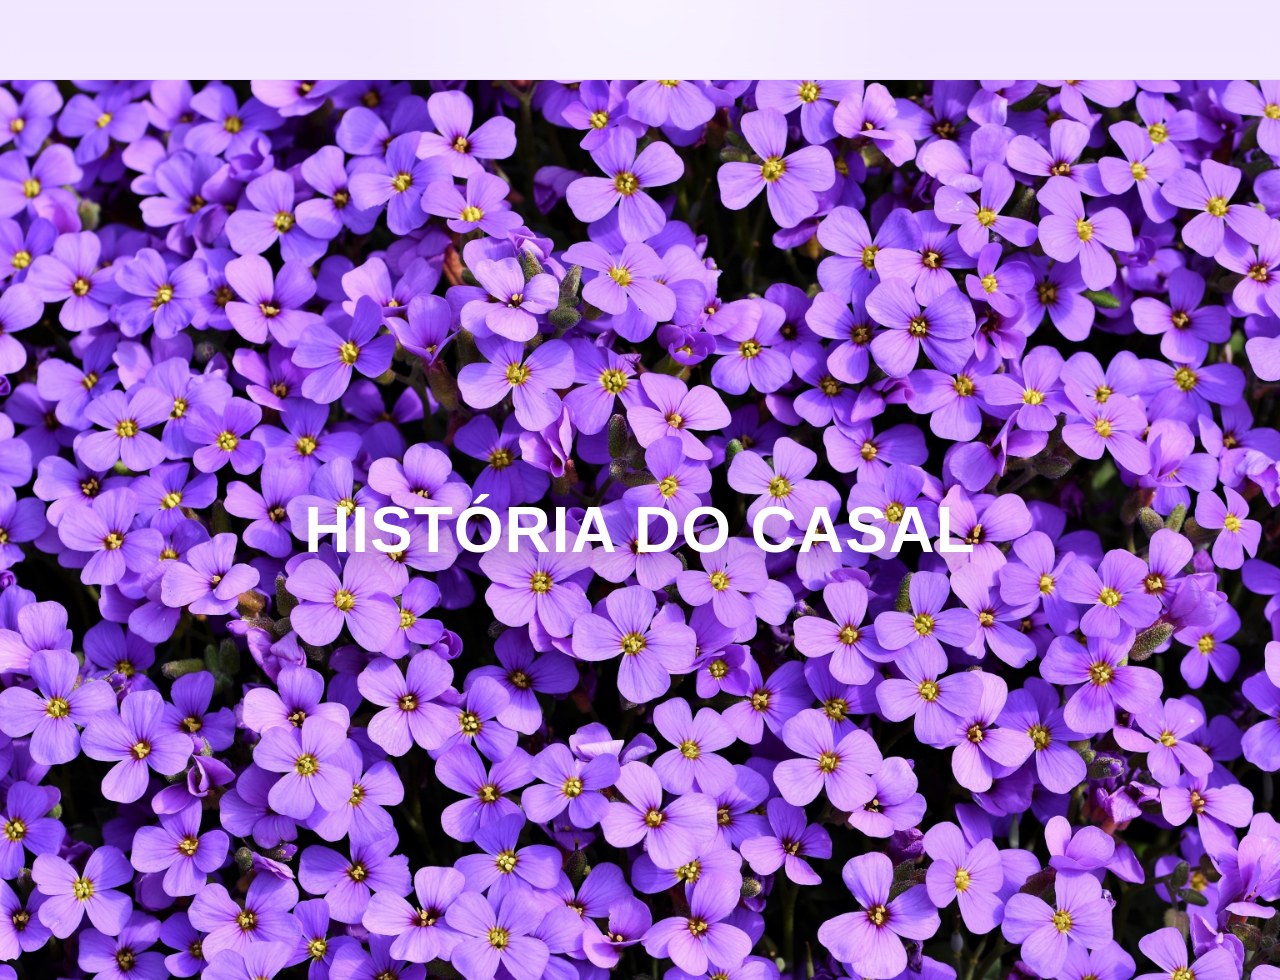
<file: index.html>
<!DOCTYPE html>
<html lang="pt-BR">
  <head>
    <meta charset="UTF-8" />
    <meta name="viewport" content="width=device-width, initial-scale=1.0" />
    <title>História do Casal</title>
    <link rel="stylesheet" href="tittle.css" />
    <link rel="stylesheet" href="album.css" />
  </head>
  <body class="no-header-text">
    <header class="album-header">
      <div class="header-inner">
        <a class="header-back" href="#">←</a>
        <h1> </h1>
      </div>
    </header>
    <main class="main-content">
      <section class="concept concept-four">
        <h1><a href="historia.html">História do Casal</a></h1>
      </section>
    </main>


  </body>
</html>
</file>
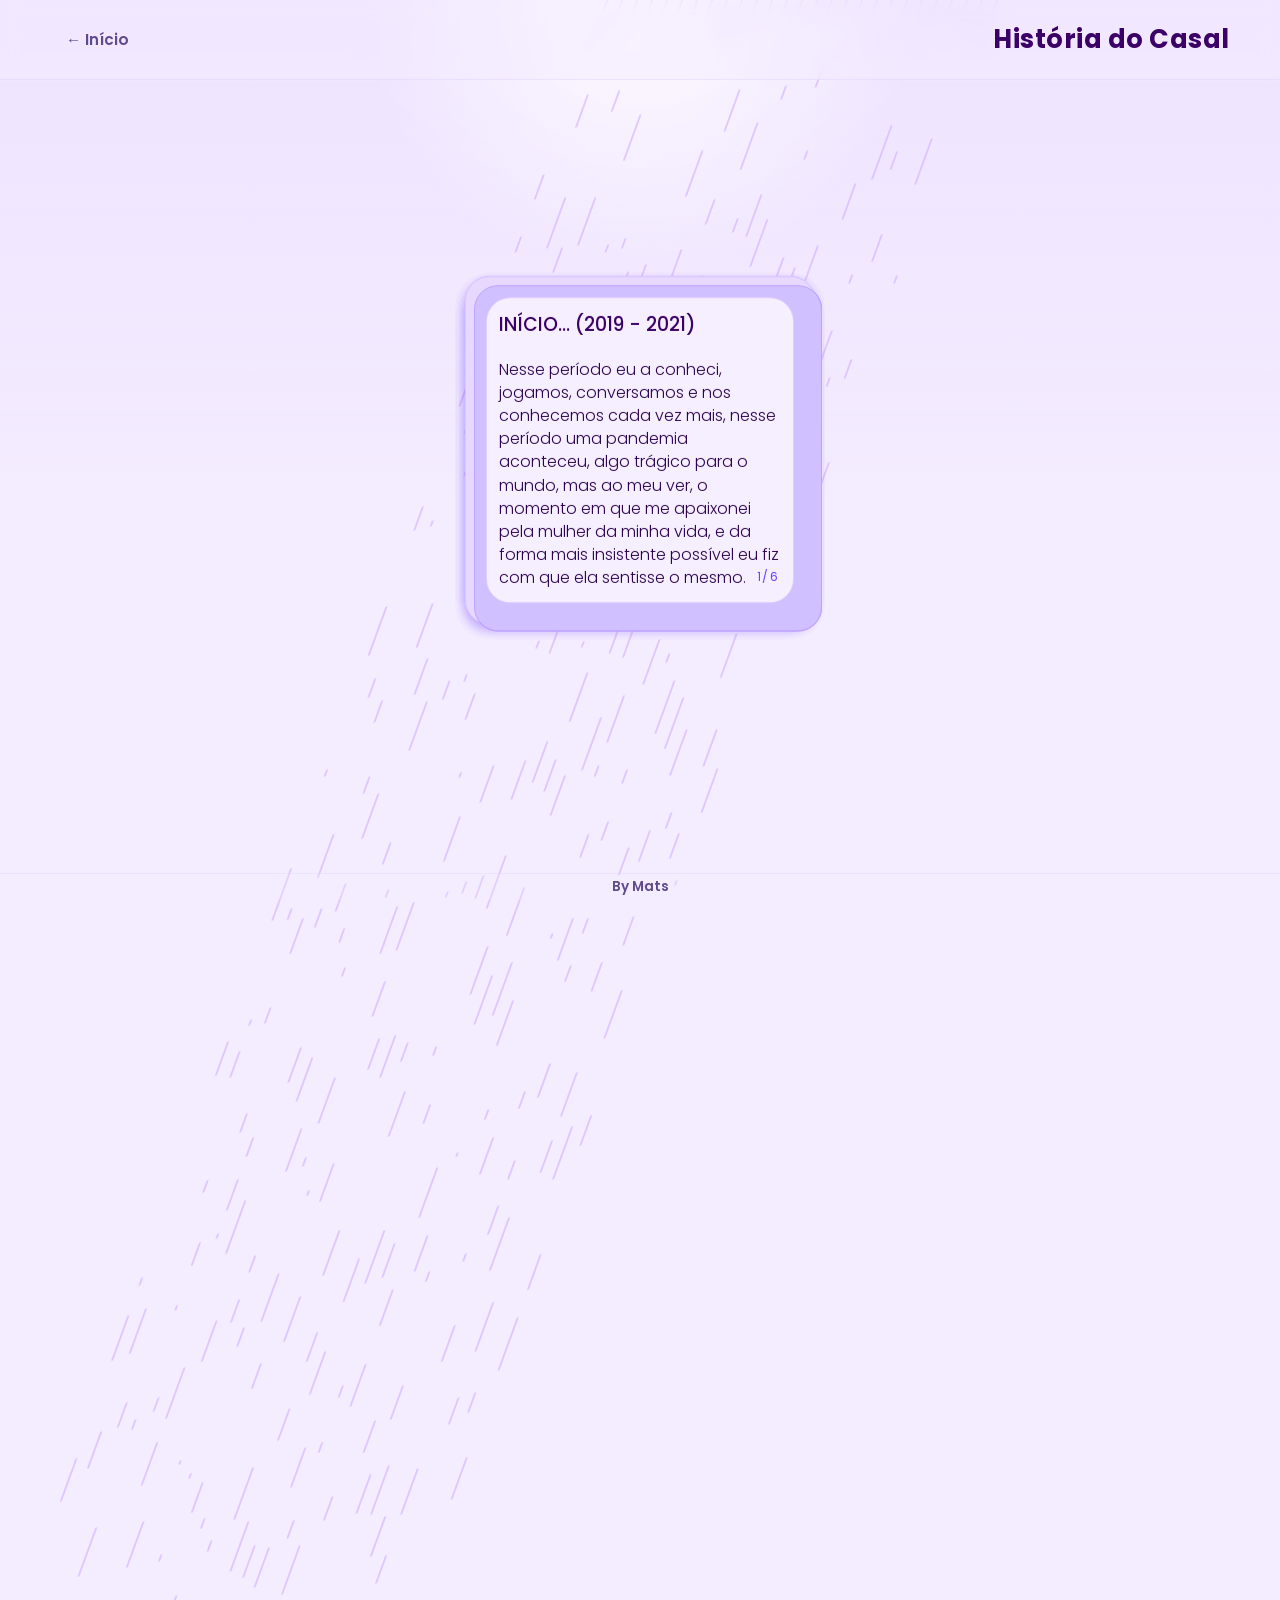
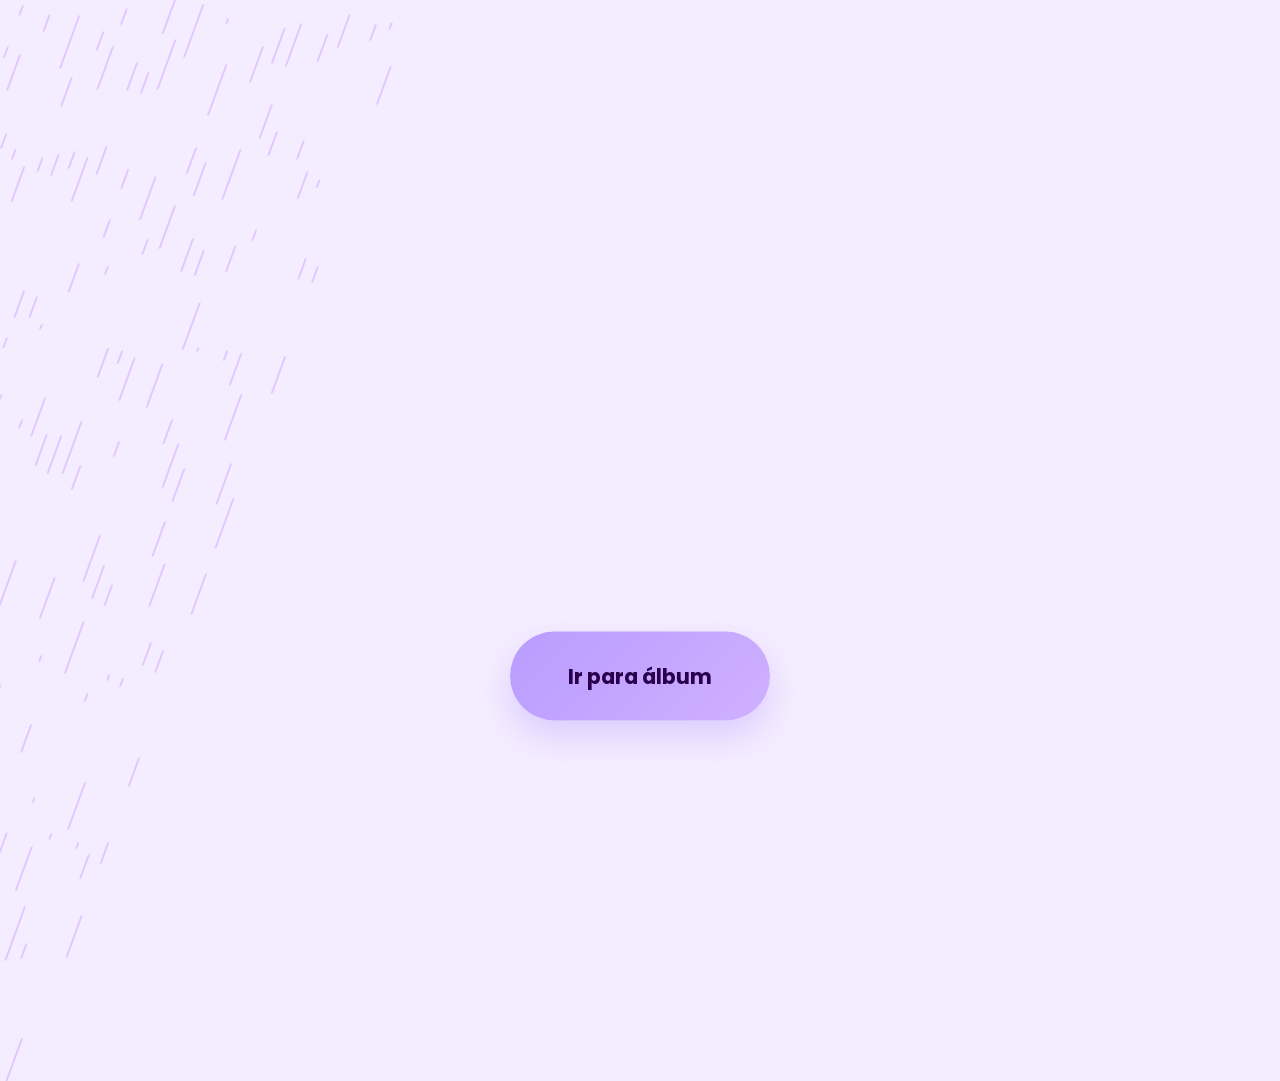
<file: historia.html>
<!DOCTYPE html>
<html lang="pt-BR">
  <head>
    <meta charset="UTF-8" />
    <meta name="viewport" content="width=device-width, initial-scale=1.0" />
    <link rel="stylesheet" href="historia.css" />
    <link rel="stylesheet" href="album.css" />
  </head>
  <body>
      <header class="album-header">
         <div class="header-inner">
            <a href="tittle.html" class="header-back">← Início</a>
            <h1>História do Casal</h1>
         </div>
      </header>
      <div style="height:20vh;"></div>
<div class="stack-cards-container">
   <!-- SVG background -->
   <div class="s__rays">
      <a-rays data-angle="90" data-velocity="1" class="">
         <svg class="a__scene" width="395px" height="3118px">
            <g class="">
               <path stroke="#00F8F1" d="M 1,0 L 1,51 M 1,175 L 1,199 M 1,237 L 1,252 M 1,298 L 1,325 M 1,382 L 1,406 M 1,507 L 1,530 M 1,607 L 1,655 M 1,770 L 1,776 M 1,869 L 1,920 M 1,1042 L 1,1075 M 1,1278 L 1,1285 M 1,1316 L 1,1360 M 1,1459 L 1,1501 M 1,1606 L 1,1615 M 1,1647 L 1,1657 M 1,1685 L 1,1736 M 1,1889 L 1,1897 M 1,2105 L 1,2120 M 1,2266 L 1,2280 M 1,2420 L 1,2452 M 1,2645 L 1,2659 M 1,2705 L 1,2729 M 1,2940 L 1,2943 M 1,3112 L 1,3118 M 1,3118 L 1,3169 M 1,3293 L 1,3317 M 1,3355 L 1,3370 M 1,3416 L 1,3443 M 1,3500 L 1,3524 M 1,3625 L 1,3648 M 1,3725 L 1,3773 M 1,3888 L 1,3894 M 1,3987 L 1,4038 M 1,4160 L 1,4193 M 1,4396 L 1,4403 M 1,4434 L 1,4478 M 1,4577 L 1,4619 M 1,4724 L 1,4733 M 1,4765 L 1,4775 M 1,4803 L 1,4854 M 1,5007 L 1,5015 M 1,5223 L 1,5238 M 1,5384 L 1,5398 M 1,5538 L 1,5570 M 1,5763 L 1,5777 M 1,5823 L 1,5847 M 1,6058 L 1,6061 M 1,6230 L 1,6236 M 1, 3118 z" style="--duration: 85.67743941235354s;"></path>
               <path stroke="#FFBD1E" d="M 16,0 L 16,34 M 16,95 L 16,127 M 16,355 L 16,361 M 16,390 L 16,433 M 16,521 L 16,526 M 16,679 L 16,697 M 16,909 L 16,919 M 16,1020 L 16,1025 M 16,1052 L 16,1077 M 16,1309 L 16,1353 M 16,1432 L 16,1468 M 16,1655 L 16,1690 M 16,1783 L 16,1821 M 16,2015 L 16,2030 M 16,2109 L 16,2159 M 16,2298 L 16,2333 M 16,2410 L 16,2460 M 16,2624 L 16,2663 M 16,2821 L 16,2830 M 16,3050 L 16,3094 M 16,3118 L 16,3152 M 16,3213 L 16,3245 M 16,3473 L 16,3479 M 16,3508 L 16,3551 M 16,3639 L 16,3644 M 16,3797 L 16,3815 M 16,4027 L 16,4037 M 16,4138 L 16,4143 M 16,4170 L 16,4195 M 16,4427 L 16,4471 M 16,4550 L 16,4586 M 16,4773 L 16,4808 M 16,4901 L 16,4939 M 16,5133 L 16,5148 M 16,5227 L 16,5277 M 16,5416 L 16,5451 M 16,5528 L 16,5578 M 16,5742 L 16,5781 M 16,5939 L 16,5948 M 16,6168 L 16,6212 M 16, 3118 z" style="--duration: 64.34628364811667s;"></path>
               <path stroke="#FE848F" d="M 31,0 L 31,32 M 31,198 L 31,248 M 31,470 L 31,475 M 31,701 L 31,722 M 31,835 L 31,877 M 31,919 L 31,953 M 31,1008 L 31,1023 M 31,1181 L 31,1192 M 31,1403 L 31,1427 M 31,1615 L 31,1631 M 31,1734 L 31,1748 M 31,1893 L 31,1930 M 31,2075 L 31,2127 M 31,2226 L 31,2265 M 31,2451 L 31,2504 M 31,2671 L 31,2718 M 31,2753 L 31,2767 M 31,2952 L 31,2958 M 31,3118 L 31,3150 M 31,3316 L 31,3366 M 31,3588 L 31,3593 M 31,3819 L 31,3840 M 31,3953 L 31,3995 M 31,4037 L 31,4071 M 31,4126 L 31,4141 M 31,4299 L 31,4310 M 31,4521 L 31,4545 M 31,4733 L 31,4749 M 31,4852 L 31,4866 M 31,5011 L 31,5048 M 31,5193 L 31,5245 M 31,5344 L 31,5383 M 31,5569 L 31,5622 M 31,5789 L 31,5836 M 31,5871 L 31,5885 M 31,6070 L 31,6076 M 31, 3118 z" style="--duration: 58.30194629595387s;"></path>
               <path stroke="#FFBD1E" d="M 46,0 L 46,17 M 46,91 L 46,111 M 46,248 L 46,272 M 46,486 L 46,499 M 46,604 L 46,647 M 46,777 L 46,793 M 46,909 L 46,927 M 46,1114 L 46,1132 M 46,1243 L 46,1265 M 46,1306 L 46,1310 M 46,1420 L 46,1429 M 46,1528 L 46,1576 M 46,1750 L 46,1759 M 46,1887 L 46,1912 M 46,2003 L 46,2016 M 46,2132 L 46,2181 M 46,2211 L 46,2246 M 46,2335 L 46,2380 M 46,2464 L 46,2470 M 46,2517 L 46,2557 M 46,2620 L 46,2667 M 46,2833 L 46,2858 M 46,3024 L 46,3071 M 46,3118 L 46,3135 M 46,3209 L 46,3229 M 46,3366 L 46,3390 M 46,3604 L 46,3617 M 46,3722 L 46,3765 M 46,3895 L 46,3911 M 46,4027 L 46,4045 M 46,4232 L 46,4250 M 46,4361 L 46,4383 M 46,4424 L 46,4428 M 46,4538 L 46,4547 M 46,4646 L 46,4694 M 46,4868 L 46,4877 M 46,5005 L 46,5030 M 46,5121 L 46,5134 M 46,5250 L 46,5299 M 46,5329 L 46,5364 M 46,5453 L 46,5498 M 46,5582 L 46,5588 M 46,5635 L 46,5675 M 46,5738 L 46,5785 M 46,5951 L 46,5976 M 46,6142 L 46,6189 M 46, 3118 z" style="--duration: 32.70384304410897s;"></path>
               <path stroke="#00F8F1" d="M 61,0 L 61,42 M 61,198 L 61,245 M 61,453 L 61,476 M 61,659 L 61,694 M 61,794 L 61,838 M 61,884 L 61,911 M 61,1138 L 61,1156 M 61,1180 L 61,1210 M 61,1234 L 61,1238 M 61,1398 L 61,1411 M 61,1616 L 61,1668 M 61,1767 L 61,1801 M 61,1941 L 61,1979 M 61,2112 L 61,2140 M 61,2267 L 61,2315 M 61,2424 L 61,2451 M 61,2640 L 61,2648 M 61,2753 L 61,2774 M 61,2857 L 61,2897 M 61,3112 L 61,3118 M 61,3118 L 61,3160 M 61,3316 L 61,3363 M 61,3571 L 61,3594 M 61,3777 L 61,3812 M 61,3912 L 61,3956 M 61,4002 L 61,4029 M 61,4256 L 61,4274 M 61,4298 L 61,4328 M 61,4352 L 61,4356 M 61,4516 L 61,4529 M 61,4734 L 61,4786 M 61,4885 L 61,4919 M 61,5059 L 61,5097 M 61,5230 L 61,5258 M 61,5385 L 61,5433 M 61,5542 L 61,5569 M 61,5758 L 61,5766 M 61,5871 L 61,5892 M 61,5975 L 61,6015 M 61,6230 L 61,6236 M 61, 3118 z" style="--duration: 69.75498791039793s;"></path>
               <path stroke="#FFBD1E" d="M 76,0 L 76,15 M 76,115 L 76,160 M 76,291 L 76,321 M 76,384 L 76,411 M 76,436 L 76,484 M 76,702 L 76,750 M 76,929 L 76,942 M 76,1048 L 76,1082 M 76,1201 L 76,1253 M 76,1368 L 76,1418 M 76,1443 L 76,1485 M 76,1678 L 76,1706 M 76,1758 L 76,1771 M 76,1903 L 76,1908 M 76,2035 L 76,2048 M 76,2280 L 76,2284 M 76,2456 L 76,2486 M 76,2672 L 76,2695 M 76,2718 L 76,2732 M 76,2965 L 76,3016 M 76,3078 L 76,3104 M 76,3118 L 76,3133 M 76,3233 L 76,3278 M 76,3409 L 76,3439 M 76,3502 L 76,3529 M 76,3554 L 76,3602 M 76,3820 L 76,3868 M 76,4047 L 76,4060 M 76,4166 L 76,4200 M 76,4319 L 76,4371 M 76,4486 L 76,4536 M 76,4561 L 76,4603 M 76,4796 L 76,4824 M 76,4876 L 76,4889 M 76,5021 L 76,5026 M 76,5153 L 76,5166 M 76,5398 L 76,5402 M 76,5574 L 76,5604 M 76,5790 L 76,5813 M 76,5836 L 76,5850 M 76,6083 L 76,6134 M 76,6196 L 76,6222 M 76, 3118 z" style="--duration: 59.94659076158243s;"></path>
               <path stroke="#FFBD1E" d="M 91,0 L 91,17 M 91,245 L 91,252 M 91,356 L 91,375 M 91,398 L 91,415 M 91,501 L 91,526 M 91,681 L 91,699 M 91,843 L 91,864 M 91,968 L 91,976 M 91,1058 L 91,1101 M 91,1321 L 91,1361 M 91,1522 L 91,1567 M 91,1632 L 91,1650 M 91,1755 L 91,1775 M 91,1960 L 91,1988 M 91,2218 L 91,2270 M 91,2420 L 91,2463 M 91,2647 L 91,2689 M 91,2886 L 91,2889 M 91,3095 L 91,3118 M 91,3118 L 91,3135 M 91,3363 L 91,3370 M 91,3474 L 91,3493 M 91,3516 L 91,3533 M 91,3619 L 91,3644 M 91,3799 L 91,3817 M 91,3961 L 91,3982 M 91,4086 L 91,4094 M 91,4176 L 91,4219 M 91,4439 L 91,4479 M 91,4640 L 91,4685 M 91,4750 L 91,4768 M 91,4873 L 91,4893 M 91,5078 L 91,5106 M 91,5336 L 91,5388 M 91,5538 L 91,5581 M 91,5765 L 91,5807 M 91,6004 L 91,6007 M 91,6213 L 91,6236 M 91, 3118 z" style="--duration: 35.43426312704942s;"></path>
               <path stroke="#FE848F" d="M 106,0 L 106,15 M 106,239 L 106,248 M 106,473 L 106,483 M 106,675 L 106,681 M 106,890 L 106,897 M 106,1129 L 106,1171 M 106,1256 L 106,1272 M 106,1300 L 106,1322 M 106,1461 L 106,1464 M 106,1609 L 106,1624 M 106,1647 L 106,1689 M 106,1752 L 106,1768 M 106,1891 L 106,1917 M 106,1938 L 106,1947 M 106,2142 L 106,2163 M 106,2241 L 106,2284 M 106,2444 L 106,2472 M 106,2643 L 106,2679 M 106,2800 L 106,2836 M 106,2975 L 106,3026 M 106,3118 L 106,3133 M 106,3357 L 106,3366 M 106,3591 L 106,3601 M 106,3793 L 106,3799 M 106,4008 L 106,4015 M 106,4247 L 106,4289 M 106,4374 L 106,4390 M 106,4418 L 106,4440 M 106,4579 L 106,4582 M 106,4727 L 106,4742 M 106,4765 L 106,4807 M 106,4870 L 106,4886 M 106,5009 L 106,5035 M 106,5056 L 106,5065 M 106,5260 L 106,5281 M 106,5359 L 106,5402 M 106,5562 L 106,5590 M 106,5761 L 106,5797 M 106,5918 L 106,5954 M 106,6093 L 106,6144 M 106, 3118 z" style="--duration: 90.4581905002287s;"></path>
               <path stroke="#FE848F" d="M 121,0 L 121,38 M 121,272 L 121,316 M 121,424 L 121,428 M 121,453 L 121,462 M 121,605 L 121,611 M 121,694 L 121,719 M 121,907 L 121,953 M 121,1078 L 121,1123 M 121,1158 L 121,1166 M 121,1328 L 121,1346 M 121,1474 L 121,1478 M 121,1555 L 121,1561 M 121,1758 L 121,1801 M 121,1897 L 121,1917 M 121,1995 L 121,1999 M 121,2162 L 121,2197 M 121,2314 L 121,2351 M 121,2462 L 121,2488 M 121,2629 L 121,2640 M 121,2869 L 121,2920 M 121,3110 L 121,3118 M 121,3118 L 121,3156 M 121,3390 L 121,3434 M 121,3542 L 121,3546 M 121,3571 L 121,3580 M 121,3723 L 121,3729 M 121,3812 L 121,3837 M 121,4025 L 121,4071 M 121,4196 L 121,4241 M 121,4276 L 121,4284 M 121,4446 L 121,4464 M 121,4592 L 121,4596 M 121,4673 L 121,4679 M 121,4876 L 121,4919 M 121,5015 L 121,5035 M 121,5113 L 121,5117 M 121,5280 L 121,5315 M 121,5432 L 121,5469 M 121,5580 L 121,5606 M 121,5747 L 121,5758 M 121,5987 L 121,6038 M 121,6228 L 121,6236 M 121, 3118 z" style="--duration: 81.24239391030733s;"></path>
               <path stroke="#00F8F1" d="M 136,0 L 136,45 M 136,265 L 136,294 M 136,502 L 136,519 M 136,553 L 136,598 M 136,773 L 136,777 M 136,903 L 136,950 M 136,982 L 136,1016 M 136,1191 L 136,1195 M 136,1274 L 136,1321 M 136,1483 L 136,1512 M 136,1663 L 136,1690 M 136,1747 L 136,1774 M 136,1925 L 136,1929 M 136,2104 L 136,2116 M 136,2323 L 136,2341 M 136,2441 L 136,2465 M 136,2651 L 136,2672 M 136,2885 L 136,2902 M 136,3118 L 136,3163 M 136,3383 L 136,3412 M 136,3620 L 136,3637 M 136,3671 L 136,3716 M 136,3891 L 136,3895 M 136,4021 L 136,4068 M 136,4100 L 136,4134 M 136,4309 L 136,4313 M 136,4392 L 136,4439 M 136,4601 L 136,4630 M 136,4781 L 136,4808 M 136,4865 L 136,4892 M 136,5043 L 136,5047 M 136,5222 L 136,5234 M 136,5441 L 136,5459 M 136,5559 L 136,5583 M 136,5769 L 136,5790 M 136,6003 L 136,6020 M 136, 3118 z" style="--duration: 40.21312002421023s;"></path>
               <path stroke="#FFBD1E" d="M 151,0 L 151,31 M 151,151 L 151,196 M 151,336 L 151,358 M 151,490 L 151,510 M 151,584 L 151,592 M 151,817 L 151,861 M 151,1039 L 151,1069 M 151,1164 L 151,1201 M 151,1364 L 151,1388 M 151,1519 L 151,1528 M 151,1596 L 151,1633 M 151,1673 L 151,1693 M 151,1864 L 151,1892 M 151,2020 L 151,2028 M 151,2229 L 151,2268 M 151,2501 L 151,2509 M 151,2538 L 151,2542 M 151,2605 L 151,2647 M 151,2688 L 151,2697 M 151,2724 L 151,2753 M 151,2784 L 151,2791 M 151,2853 L 151,2874 M 151,2936 L 151,2983 M 151,3118 L 151,3149 M 151,3269 L 151,3314 M 151,3454 L 151,3476 M 151,3608 L 151,3628 M 151,3702 L 151,3710 M 151,3935 L 151,3979 M 151,4157 L 151,4187 M 151,4282 L 151,4319 M 151,4482 L 151,4506 M 151,4637 L 151,4646 M 151,4714 L 151,4751 M 151,4791 L 151,4811 M 151,4982 L 151,5010 M 151,5138 L 151,5146 M 151,5347 L 151,5386 M 151,5619 L 151,5627 M 151,5656 L 151,5660 M 151,5723 L 151,5765 M 151,5806 L 151,5815 M 151,5842 L 151,5871 M 151,5902 L 151,5909 M 151,5971 L 151,5992 M 151,6054 L 151,6101 M 151, 3118 z" style="--duration: 86.91430156951128s;"></path>
               <path stroke="#00F8F1" d="M 166,0 L 166,21 M 166,90 L 166,131 M 166,250 L 166,292 M 166,314 L 166,334 M 166,417 L 166,454 M 166,641 L 166,648 M 166,766 L 166,802 M 166,892 L 166,897 M 166,1036 L 166,1077 M 166,1297 L 166,1341 M 166,1541 L 166,1551 M 166,1640 L 166,1689 M 166,1770 L 166,1788 M 166,1820 L 166,1837 M 166,1998 L 166,2036 M 166,2188 L 166,2198 M 166,2409 L 166,2436 M 166,2536 L 166,2552 M 166,2666 L 166,2675 M 166,2841 L 166,2861 M 166,3095 L 166,3111 M 166,3118 L 166,3139 M 166,3208 L 166,3249 M 166,3368 L 166,3410 M 166,3432 L 166,3452 M 166,3535 L 166,3572 M 166,3759 L 166,3766 M 166,3884 L 166,3920 M 166,4010 L 166,4015 M 166,4154 L 166,4195 M 166,4415 L 166,4459 M 166,4659 L 166,4669 M 166,4758 L 166,4807 M 166,4888 L 166,4906 M 166,4938 L 166,4955 M 166,5116 L 166,5154 M 166,5306 L 166,5316 M 166,5527 L 166,5554 M 166,5654 L 166,5670 M 166,5784 L 166,5793 M 166,5959 L 166,5979 M 166,6213 L 166,6229 M 166, 3118 z" style="--duration: 37.266962090843556s;"></path>
               <path stroke="#FFBD1E" d="M 181,0 L 181,20 M 181,200 L 181,224 M 181,448 L 181,497 M 181,605 L 181,653 M 181,882 L 181,893 M 181,1043 L 181,1061 M 181,1231 L 181,1275 M 181,1468 L 181,1519 M 181,1605 L 181,1657 M 181,1867 L 181,1874 M 181,2035 L 181,2065 M 181,2296 L 181,2338 M 181,2424 L 181,2449 M 181,2548 L 181,2559 M 181,2584 L 181,2591 M 181,2737 L 181,2780 M 181,2981 L 181,3024 M 181,3078 L 181,3107 M 181,3118 L 181,3138 M 181,3318 L 181,3342 M 181,3566 L 181,3615 M 181,3723 L 181,3771 M 181,4000 L 181,4011 M 181,4161 L 181,4179 M 181,4349 L 181,4393 M 181,4586 L 181,4637 M 181,4723 L 181,4775 M 181,4985 L 181,4992 M 181,5153 L 181,5183 M 181,5414 L 181,5456 M 181,5542 L 181,5567 M 181,5666 L 181,5677 M 181,5702 L 181,5709 M 181,5855 L 181,5898 M 181,6099 L 181,6142 M 181,6196 L 181,6225 M 181, 3118 z" style="--duration: 78.36016548155018s;"></path>
               <path stroke="#00F8F1" d="M 196,0 L 196,22 M 196,123 L 196,169 M 196,276 L 196,312 M 196,410 L 196,447 M 196,600 L 196,628 M 196,761 L 196,799 M 196,876 L 196,898 M 196,1092 L 196,1136 M 196,1333 L 196,1361 M 196,1409 L 196,1440 M 196,1522 L 196,1571 M 196,1777 L 196,1819 M 196,2036 L 196,2073 M 196,2161 L 196,2210 M 196,2266 L 196,2272 M 196,2351 L 196,2398 M 196,2544 L 196,2566 M 196,2700 L 196,2734 M 196,2899 L 196,2921 M 196,3118 L 196,3140 M 196,3241 L 196,3287 M 196,3394 L 196,3430 M 196,3528 L 196,3565 M 196,3718 L 196,3746 M 196,3879 L 196,3917 M 196,3994 L 196,4016 M 196,4210 L 196,4254 M 196,4451 L 196,4479 M 196,4527 L 196,4558 M 196,4640 L 196,4689 M 196,4895 L 196,4937 M 196,5154 L 196,5191 M 196,5279 L 196,5328 M 196,5384 L 196,5390 M 196,5469 L 196,5516 M 196,5662 L 196,5684 M 196,5818 L 196,5852 M 196,6017 L 196,6039 M 196, 3118 z" style="--duration: 34.30285328018056s;"></path>
               <path stroke="#FE848F" d="M 211,0 L 211,25 M 211,86 L 211,99 M 211,219 L 211,232 M 211,422 L 211,462 M 211,642 L 211,647 M 211,742 L 211,782 M 211,856 L 211,908 M 211,1047 L 211,1055 M 211,1259 L 211,1301 M 211,1352 L 211,1394 M 211,1546 L 211,1577 M 211,1619 L 211,1623 M 211,1840 L 211,1854 M 211,1949 L 211,1977 M 211,2022 L 211,2073 M 211,2250 L 211,2286 M 211,2454 L 211,2493 M 211,2523 L 211,2568 M 211,2771 L 211,2811 M 211,2999 L 211,3015 M 211,3118 L 211,3143 M 211,3204 L 211,3217 M 211,3337 L 211,3350 M 211,3540 L 211,3580 M 211,3760 L 211,3765 M 211,3860 L 211,3900 M 211,3974 L 211,4026 M 211,4165 L 211,4173 M 211,4377 L 211,4419 M 211,4470 L 211,4512 M 211,4664 L 211,4695 M 211,4737 L 211,4741 M 211,4958 L 211,4972 M 211,5067 L 211,5095 M 211,5140 L 211,5191 M 211,5368 L 211,5404 M 211,5572 L 211,5611 M 211,5641 L 211,5686 M 211,5889 L 211,5929 M 211,6117 L 211,6133 M 211, 3118 z" style="--duration: 90.71941348280747s;"></path>
               <path stroke="#00F8F1" d="M 226,0 L 226,22 M 226,195 L 226,236 M 226,340 L 226,363 M 226,542 L 226,583 M 226,673 L 226,721 M 226,760 L 226,791 M 226,947 L 226,994 M 226,1105 L 226,1123 M 226,1231 L 226,1283 M 226,1448 L 226,1487 M 226,1548 L 226,1587 M 226,1665 L 226,1715 M 226,1748 L 226,1773 M 226,1806 L 226,1848 M 226,1951 L 226,1963 M 226,2066 L 226,2089 M 226,2286 L 226,2318 M 226,2531 L 226,2552 M 226,2672 L 226,2684 M 226,2897 L 226,2917 M 226,3018 L 226,3053 M 226,3118 L 226,3140 M 226,3313 L 226,3354 M 226,3458 L 226,3481 M 226,3660 L 226,3701 M 226,3791 L 226,3839 M 226,3878 L 226,3909 M 226,4065 L 226,4112 M 226,4223 L 226,4241 M 226,4349 L 226,4401 M 226,4566 L 226,4605 M 226,4666 L 226,4705 M 226,4783 L 226,4833 M 226,4866 L 226,4891 M 226,4924 L 226,4966 M 226,5069 L 226,5081 M 226,5184 L 226,5207 M 226,5404 L 226,5436 M 226,5649 L 226,5670 M 226,5790 L 226,5802 M 226,6015 L 226,6035 M 226,6136 L 226,6171 M 226, 3118 z" style="--duration: 44.65321461963814s;"></path>
               <path stroke="#FFBD1E" d="M 241,0 L 241,16 M 241,63 L 241,87 M 241,220 L 241,266 M 241,365 L 241,412 M 241,619 L 241,653 M 241,776 L 241,815 M 241,888 L 241,935 M 241,976 L 241,1024 M 241,1244 L 241,1277 M 241,1386 L 241,1397 M 241,1443 L 241,1452 M 241,1521 L 241,1538 M 241,1763 L 241,1795 M 241,1958 L 241,2000 M 241,2178 L 241,2218 M 241,2396 L 241,2432 M 241,2486 L 241,2497 M 241,2609 L 241,2636 M 241,2709 L 241,2761 M 241,2810 L 241,2821 M 241,2934 L 241,2941 M 241,3095 L 241,3118 M 241,3118 L 241,3134 M 241,3181 L 241,3205 M 241,3338 L 241,3384 M 241,3483 L 241,3530 M 241,3737 L 241,3771 M 241,3894 L 241,3933 M 241,4006 L 241,4053 M 241,4094 L 241,4142 M 241,4362 L 241,4395 M 241,4504 L 241,4515 M 241,4561 L 241,4570 M 241,4639 L 241,4656 M 241,4881 L 241,4913 M 241,5076 L 241,5118 M 241,5296 L 241,5336 M 241,5514 L 241,5550 M 241,5604 L 241,5615 M 241,5727 L 241,5754 M 241,5827 L 241,5879 M 241,5928 L 241,5939 M 241,6052 L 241,6059 M 241,6213 L 241,6236 M 241, 3118 z" style="--duration: 89.85999504126602s;"></path>
               <path stroke="#00F8F1" d="M 256,0 L 256,16 M 256,47 L 256,56 M 256,151 L 256,159 M 256,361 L 256,404 M 256,629 L 256,657 M 256,718 L 256,770 M 256,963 L 256,1015 M 256,1168 L 256,1217 M 256,1290 L 256,1325 M 256,1365 L 256,1406 M 256,1546 L 256,1594 M 256,1647 L 256,1682 M 256,1839 L 256,1871 M 256,2042 L 256,2056 M 256,2256 L 256,2261 M 256,2399 L 256,2421 M 256,2542 L 256,2577 M 256,2685 L 256,2737 M 256,2957 L 256,3004 M 256,3118 L 256,3134 M 256,3165 L 256,3174 M 256,3269 L 256,3277 M 256,3479 L 256,3522 M 256,3747 L 256,3775 M 256,3836 L 256,3888 M 256,4081 L 256,4133 M 256,4286 L 256,4335 M 256,4408 L 256,4443 M 256,4483 L 256,4524 M 256,4664 L 256,4712 M 256,4765 L 256,4800 M 256,4957 L 256,4989 M 256,5160 L 256,5174 M 256,5374 L 256,5379 M 256,5517 L 256,5539 M 256,5660 L 256,5695 M 256,5803 L 256,5855 M 256,6075 L 256,6122 M 256, 3118 z" style="--duration: 91.7803957812726s;"></path>
               <path stroke="#FE848F" d="M 271,0 L 271,33 M 271,258 L 271,280 M 271,490 L 271,505 M 271,696 L 271,742 M 271,766 L 271,776 M 271,1001 L 271,1045 M 271,1153 L 271,1156 M 271,1236 L 271,1271 M 271,1497 L 271,1520 M 271,1629 L 271,1663 M 271,1750 L 271,1799 M 271,1851 L 271,1875 M 271,1964 L 271,2007 M 271,2136 L 271,2181 M 271,2325 L 271,2352 M 271,2480 L 271,2523 M 271,2664 L 271,2685 M 271,2905 L 271,2953 M 271,3037 L 271,3062 M 271,3118 L 271,3151 M 271,3376 L 271,3398 M 271,3608 L 271,3623 M 271,3814 L 271,3860 M 271,3884 L 271,3894 M 271,4119 L 271,4163 M 271,4271 L 271,4274 M 271,4354 L 271,4389 M 271,4615 L 271,4638 M 271,4747 L 271,4781 M 271,4868 L 271,4917 M 271,4969 L 271,4993 M 271,5082 L 271,5125 M 271,5254 L 271,5299 M 271,5443 L 271,5470 M 271,5598 L 271,5641 M 271,5782 L 271,5803 M 271,6023 L 271,6071 M 271,6155 L 271,6180 M 271, 3118 z" style="--duration: 84.33655819588891s;"></path>
               <path stroke="#00F8F1" d="M 286,0 L 286,5 M 286,33 L 286,52 M 286,268 L 286,288 M 286,358 L 286,409 M 286,640 L 286,684 M 286,835 L 286,857 M 286,934 L 286,938 M 286,1110 L 286,1119 M 286,1272 L 286,1281 M 286,1421 L 286,1452 M 286,1624 L 286,1666 M 286,1705 L 286,1738 M 286,1903 L 286,1949 M 286,2166 L 286,2198 M 286,2222 L 286,2273 M 286,2433 L 286,2463 M 286,2685 L 286,2689 M 286,2806 L 286,2838 M 286,2881 L 286,2926 M 286,3074 L 286,3081 M 286,3118 L 286,3123 M 286,3151 L 286,3170 M 286,3386 L 286,3406 M 286,3476 L 286,3527 M 286,3758 L 286,3802 M 286,3953 L 286,3975 M 286,4052 L 286,4056 M 286,4228 L 286,4237 M 286,4390 L 286,4399 M 286,4539 L 286,4570 M 286,4742 L 286,4784 M 286,4823 L 286,4856 M 286,5021 L 286,5067 M 286,5284 L 286,5316 M 286,5340 L 286,5391 M 286,5551 L 286,5581 M 286,5803 L 286,5807 M 286,5924 L 286,5956 M 286,5999 L 286,6044 M 286,6192 L 286,6199 M 286, 3118 z" style="--duration: 71.14378987170866s;"></path>
               <path stroke="#00F8F1" d="M 301,0 L 301,33 M 301,246 L 301,293 M 301,389 L 301,399 M 301,571 L 301,584 M 301,654 L 301,662 M 301,770 L 301,783 M 301,822 L 301,840 M 301,919 L 301,960 M 301,1138 L 301,1174 M 301,1386 L 301,1419 M 301,1475 L 301,1513 M 301,1732 L 301,1755 M 301,1846 L 301,1871 M 301,1948 L 301,1951 M 301,2020 L 301,2043 M 301,2185 L 301,2205 M 301,2398 L 301,2402 M 301,2607 L 301,2640 M 301,2748 L 301,2755 M 301,2976 L 301,2989 M 301,3118 L 301,3151 M 301,3364 L 301,3411 M 301,3507 L 301,3517 M 301,3689 L 301,3702 M 301,3772 L 301,3780 M 301,3888 L 301,3901 M 301,3940 L 301,3958 M 301,4037 L 301,4078 M 301,4256 L 301,4292 M 301,4504 L 301,4537 M 301,4593 L 301,4631 M 301,4850 L 301,4873 M 301,4964 L 301,4989 M 301,5066 L 301,5069 M 301,5138 L 301,5161 M 301,5303 L 301,5323 M 301,5516 L 301,5520 M 301,5725 L 301,5758 M 301,5866 L 301,5873 M 301,6094 L 301,6107 M 301, 3118 z" style="--duration: 67.14383785359232s;"></path>
               <path stroke="#FE848F" d="M 316,0 L 316,16 M 316,184 L 316,219 M 316,436 L 316,451 M 316,522 L 316,540 M 316,681 L 316,733 M 316,919 L 316,933 M 316,966 L 316,981 M 316,1092 L 316,1108 M 316,1254 L 316,1261 M 316,1466 L 316,1514 M 316,1635 L 316,1661 M 316,1830 L 316,1840 M 316,2044 L 316,2087 M 316,2294 L 316,2301 M 316,2447 L 316,2490 M 316,2630 L 316,2681 M 316,2807 L 316,2833 M 316,3033 L 316,3081 M 316,3118 L 316,3134 M 316,3302 L 316,3337 M 316,3554 L 316,3569 M 316,3640 L 316,3658 M 316,3799 L 316,3851 M 316,4037 L 316,4051 M 316,4084 L 316,4099 M 316,4210 L 316,4226 M 316,4372 L 316,4379 M 316,4584 L 316,4632 M 316,4753 L 316,4779 M 316,4948 L 316,4958 M 316,5162 L 316,5205 M 316,5412 L 316,5419 M 316,5565 L 316,5608 M 316,5748 L 316,5799 M 316,5925 L 316,5951 M 316,6151 L 316,6199 M 316, 3118 z" style="--duration: 68.41091615448224s;"></path>
               <path stroke="#FFBD1E" d="M 331,0 L 331,34 M 331,126 L 331,179 M 331,324 L 331,342 M 331,524 L 331,569 M 331,698 L 331,748 M 331,848 L 331,875 M 331,1064 L 331,1097 M 331,1161 L 331,1179 M 331,1206 L 331,1234 M 331,1326 L 331,1361 M 331,1517 L 331,1556 M 331,1615 L 331,1647 M 331,1741 L 331,1759 M 331,1951 L 331,1960 M 331,2069 L 331,2101 M 331,2122 L 331,2156 M 331,2275 L 331,2280 M 331,2434 L 331,2439 M 331,2507 L 331,2560 M 331,2673 L 331,2677 M 331,2819 L 331,2863 M 331,3095 L 331,3118 M 331,3118 L 331,3152 M 331,3244 L 331,3297 M 331,3442 L 331,3460 M 331,3642 L 331,3687 M 331,3816 L 331,3866 M 331,3966 L 331,3993 M 331,4182 L 331,4215 M 331,4279 L 331,4297 M 331,4324 L 331,4352 M 331,4444 L 331,4479 M 331,4635 L 331,4674 M 331,4733 L 331,4765 M 331,4859 L 331,4877 M 331,5069 L 331,5078 M 331,5187 L 331,5219 M 331,5240 L 331,5274 M 331,5393 L 331,5398 M 331,5552 L 331,5557 M 331,5625 L 331,5678 M 331,5791 L 331,5795 M 331,5937 L 331,5981 M 331,6213 L 331,6236 M 331, 3118 z" style="--duration: 52.527704024244585s;"></path>
               <path stroke="#FE848F" d="M 346,0 L 346,21 M 346,152 L 346,169 M 346,275 L 346,283 M 346,331 L 346,369 M 346,497 L 346,537 M 346,730 L 346,775 M 346,831 L 346,861 M 346,963 L 346,991 M 346,1218 L 346,1270 M 346,1469 L 346,1514 M 346,1556 L 346,1583 M 346,1772 L 346,1798 M 346,1954 L 346,1985 M 346,2164 L 346,2206 M 346,2279 L 346,2286 M 346,2383 L 346,2429 M 346,2544 L 346,2558 M 346,2699 L 346,2719 M 346,2940 L 346,2966 M 346,3059 L 346,3098 M 346,3118 L 346,3139 M 346,3270 L 346,3287 M 346,3393 L 346,3401 M 346,3449 L 346,3487 M 346,3615 L 346,3655 M 346,3848 L 346,3893 M 346,3949 L 346,3979 M 346,4081 L 346,4109 M 346,4336 L 346,4388 M 346,4587 L 346,4632 M 346,4674 L 346,4701 M 346,4890 L 346,4916 M 346,5072 L 346,5103 M 346,5282 L 346,5324 M 346,5397 L 346,5404 M 346,5501 L 346,5547 M 346,5662 L 346,5676 M 346,5817 L 346,5837 M 346,6058 L 346,6084 M 346,6177 L 346,6216 M 346, 3118 z" style="--duration: 37.92177038843986s;"></path>
               <path stroke="#FFBD1E" d="M 361,0 L 361,31 M 361,235 L 361,261 M 361,378 L 361,386 M 361,564 L 361,610 M 361,634 L 361,677 M 361,813 L 361,828 M 361,884 L 361,887 M 361,917 L 361,945 M 361,1073 L 361,1116 M 361,1141 L 361,1172 M 361,1303 L 361,1351 M 361,1398 L 361,1424 M 361,1625 L 361,1640 M 361,1780 L 361,1787 M 361,1995 L 361,2040 M 361,2243 L 361,2265 M 361,2443 L 361,2448 M 361,2662 L 361,2676 M 361,2820 L 361,2864 M 361,3039 L 361,3064 M 361,3118 L 361,3149 M 361,3353 L 361,3379 M 361,3496 L 361,3504 M 361,3682 L 361,3728 M 361,3752 L 361,3795 M 361,3931 L 361,3946 M 361,4002 L 361,4005 M 361,4035 L 361,4063 M 361,4191 L 361,4234 M 361,4259 L 361,4290 M 361,4421 L 361,4469 M 361,4516 L 361,4542 M 361,4743 L 361,4758 M 361,4898 L 361,4905 M 361,5113 L 361,5158 M 361,5361 L 361,5383 M 361,5561 L 361,5566 M 361,5780 L 361,5794 M 361,5938 L 361,5982 M 361,6157 L 361,6182 M 361, 3118 z" style="--duration: 75.17782250693017s;"></path>
               <path stroke="#FE848F" d="M 376,0 L 376,41 M 376,139 L 376,184 M 376,360 L 376,378 M 376,510 L 376,561 M 376,730 L 376,766 M 376,834 L 376,858 M 376,991 L 376,1038 M 376,1127 L 376,1179 M 376,1393 L 376,1412 M 376,1623 L 376,1629 M 376,1859 L 376,1879 M 376,2064 L 376,2104 M 376,2251 L 376,2272 M 376,2455 L 376,2478 M 376,2639 L 376,2687 M 376,2902 L 376,2907 M 376,3012 L 376,3043 M 376,3118 L 376,3159 M 376,3257 L 376,3302 M 376,3478 L 376,3496 M 376,3628 L 376,3679 M 376,3848 L 376,3884 M 376,3952 L 376,3976 M 376,4109 L 376,4156 M 376,4245 L 376,4297 M 376,4511 L 376,4530 M 376,4741 L 376,4747 M 376,4977 L 376,4997 M 376,5182 L 376,5222 M 376,5369 L 376,5390 M 376,5573 L 376,5596 M 376,5757 L 376,5805 M 376,6020 L 376,6025 M 376,6130 L 376,6161 M 376, 3118 z" style="--duration: 35.98941725658244s;"></path>
               <path stroke="#00F8F1" d="M 391,0 L 391,51 M 391,276 L 391,283 M 391,463 L 391,510 M 391,589 L 391,619 M 391,769 L 391,812 M 391,881 L 391,885 M 391,1116 L 391,1145 M 391,1255 L 391,1289 M 391,1318 L 391,1370 M 391,1458 L 391,1499 M 391,1667 L 391,1704 M 391,1867 L 391,1882 M 391,1957 L 391,1993 M 391,2099 L 391,2148 M 391,2174 L 391,2214 M 391,2358 L 391,2386 M 391,2443 L 391,2463 M 391,2516 L 391,2557 M 391,2763 L 391,2806 M 391,2894 L 391,2897 M 391,3008 L 391,3028 M 391,3085 L 391,3100 M 391,3118 L 391,3169 M 391,3394 L 391,3401 M 391,3581 L 391,3628 M 391,3707 L 391,3737 M 391,3887 L 391,3930 M 391,3999 L 391,4003 M 391,4234 L 391,4263 M 391,4373 L 391,4407 M 391,4436 L 391,4488 M 391,4576 L 391,4617 M 391,4785 L 391,4822 M 391,4985 L 391,5000 M 391,5075 L 391,5111 M 391,5217 L 391,5266 M 391,5292 L 391,5332 M 391,5476 L 391,5504 M 391,5561 L 391,5581 M 391,5634 L 391,5675 M 391,5881 L 391,5924 M 391,6012 L 391,6015 M 391,6126 L 391,6146 M 391,6203 L 391,6218 M 391, 3118 z" style="--duration: 90.48965946889479s;"></path>
            </g>
         </svg>
      </a-rays>
   </div>
   <div class="stack-cards">
      <div class="stack-cards__item">
         <div class="inner">
            <h3>MEU AMOR</h3>
            <p>Para finalizar uma promessa de amor, prometo tirar dos seus ombros todo peso que puder dividir comigo, nunca vou conseguir arrancar todas suas dores, mas posso tentar lhe proteger de seus medos, carregar os fardos, e escutar seus problemas mais terríveis ou até mesmo os mais bobos.</p>
            <div class="counter">6/6</div>
         </div>
         <div class="shadow"></div>
      </div>
      <div class="stack-cards__item">
         <div class="inner">
            <h3>NOSSO FUTURO</h3>
            <p>Espero momentos de pura alegria, mesmo sabendo que é impossível só viver só na felicidade sem o uso de entorpecentes, desejo 3 filhos, uma bela casa com uma cozinha incrível, para que possamos fazer todo tipo de doces e salgados para que eles comam e sorriam felizes juntos a nós.</p>
            <div class="counter">5/6</div>
         </div>
         <div class="shadow"></div>
      </div>
      <div class="stack-cards__item">
         <div class="inner">
            <h3>DE HOJE PARA SEMPRE...</h3>
            <p>Nos dias de hoje, e para os próximos desejo todo o amor do mundo para nós, pode-se dizer que sou seu, seu amigo, namorado e futuro marido, lhe entrego meu coração e meus dias, dias de alegria e tristeza. Penso em você como um ser perfeito mesmo que conheça todos os seus defeitos.</p>
            <div class="counter">4/6</div>
         </div>
         <div class="shadow"></div>
      </div>
      <div class="stack-cards__item">
         <div class="inner">
            <h3>ATUALMENTE (2023 - 2026)</h3>
            <p>Ao voltar ficamos mais unidos, evoluímos, a ideia de viver ao seu lado é agora uma certeza, a única incerteza para mim é como podemos viver na sombra do mesmo teto, agora minha namorada estuda ainda mais e eu estou trabalhando, nossa união em cartório é apenas uma questão de tempo.</p>
            <div class="counter">3/6</div>
         </div>
         <div class="shadow"></div>
      </div>
      <div class="stack-cards__item">
         <div class="inner">
            <h3>NAMORO (2021 - 2023)</h3>
            <p> Começamos o namoro, finalmente pude vê-la, ver aquela linda menina de amarelo, que chorava e sorria ao me ver, de um jeito que ninguém fizera antes. Nesse tempo tivemos altos e baixos, mas nada mudou o amor que ambos sentiam... terminamos... e voltamos ainda mais unidos e com uma nova visão do time que somos.</p>
            <div class="counter">2/6</div>
         </div>
         <div class="shadow"></div>
      </div>
      <div class="stack-cards__item">
         <div class="inner">
            <h3>INÍCIO... (2019 - 2021)</h3>
            <p> Nesse período eu a conheci, jogamos, conversamos e nos conhecemos cada vez mais, nesse período uma pandemia aconteceu, algo trágico para o mundo, mas ao meu ver, o momento em que me apaixonei pela mulher da minha vida, e da forma mais insistente possível eu fiz com que ela sentisse o mesmo.</p>
            <div class="counter">1/6</div>
         </div>
         <div class="shadow"></div>
      </div>
   </div>
</div>
<div style="height:4vh;"></div>
<div class="next-screen">
  <a href="album.html" class="next-button">Ir para álbum</a>
</div>
   <script src="historia.js"></script>
   <footer class="site-footer">
      <div class="footer-inner">
         <span>By Mats</span>
      </div>
   </footer>
    </body>
</html>
</file>
<file: tittle.css>
body {
  background: #fff;
  font-family: "Comfortaa", sans-serif;
  position: relative;
}

footer {
  text-align: center;
  padding: 1em;
  max-width: 80px;
  position: fixed;
  top: 0;
  right: 25px;
}

footer a {
  text-decoration: none;
  display: inline-block;
  width: 45px;
  height: 45px;
  border-radius: 50%;
  background: transparent;
  border: 1px dashed #fff;
  color: #fff;
  margin: 5px;
}

footer a:hover {
  background: rgba(255, 255, 255, 0.1);
}

footer a .icons {
  margin-top: 12px;
  display: inline-block;
  font-size: 20px;
}

* {
  box-sizing: border-box;
}

.main-content {
  text-align: center;
  text-transform: uppercase;
  scroll-snap-type: y mandatory;
  position: relative;
  height: 100vh;
  overflow-y: scroll;
}

.hover,
.word,
h1 {
  cursor: pointer;
}

h1 {
  position: relative;
  color: #fff;
  font-weight: 900;
  font-family: Montserrat, sans-serif;
  font-size: clamp(2rem, 6vw, 4rem);
  text-shadow: 0 10px 25px rgba(0, 0, 0, 0.3);
}

.concept {
  position: relative;
  padding: 5em;
  height: 100vh;
  overflow: hidden;
  scroll-snap-align: center;
}

.concept:before {
  content: "";
  position: absolute;
  width: 100%;
  height: 100%;
  top: 0;
  left: 0;
  background: radial-gradient(rgba(0, 0, 0, 0.3), transparent);
  opacity: 0;
  transition: all 1s cubic-bezier(0.19, 1, 0.22, 1);
}

.concept:hover:before {
  opacity: 0.5;
}

.concept-four {
  height: 100vh;
  position: relative;
  display: flex;
  align-items: center;
  justify-content: center;
  letter-spacing: 0.06em; /* moderate spacing for desktop */
  background: url("IMGs/back.jpg") no-repeat center center / cover;
}

.concept-four h1 {
  display: inline-block;
  position: relative;
  z-index: 2;
}

/* Dark overlay to improve title contrast on desktop */
.concept-four::before {
  content: "";
  position: absolute;
  inset: 0;
  background: linear-gradient(rgba(0,0,0,0.36), rgba(0,0,0,0.24));
  z-index: 1;
}

.concept-four:hover h1 {
  letter-spacing: 0.12em;
  transform: scale(1.06);
  transition: transform 0.3s ease, letter-spacing 0.3s ease;
}

/* ensure h1 has a small transition by default */
.concept-four h1 {
  transition: transform 0.3s ease, letter-spacing 0.3s ease;
}

/* make link look like plain heading */
.concept-four a {
  color: inherit;
  text-decoration: none;
}

/* Mobile-friendly adjustments for title page */
@media (max-width: 640px) {
  .concept-four {
    padding: 2rem 1rem;
    letter-spacing: 0.02em; /* avoid huge gaps on small screens */
    background-position: center top;
  }

  /* make overlay lighter on small screens */
  .concept-four::before {
    background: linear-gradient(rgba(0,0,0,0.18), rgba(0,0,0,0.08));
  }

  .concept-four h1 {
    font-size: clamp(1.6rem, 8vw, 2.4rem);
    line-height: 1.1;
    margin: 0;
    word-break: break-word;
    white-space: normal;
  }

  /* Disable the large hover effects on touch devices */
  .concept-four:hover h1,
  .concept-four:active h1 {
    letter-spacing: 0.02em;
    transform: none;
  }

  .concept-four a {
    display: inline-block;
    padding: 0.2rem 0.4rem;
  }
}
</file>
<file: album.css>
@import url('https://fonts.googleapis.com/css2?family=Poppins:ital,wght@0,100;0,200;0,300;0,400;0,500;0,600;0,700;0,800;0,900;1,100;1,200;1,300;1,400;1,500;1,600;1,700;1,800;1,900&display=swap');

:root {
  --font-size-h-sm: 1.3rem;
  --card-width: 350px;
  --gap-x: 16px;
  --gap-y: 22px;
}

*, *::before, *::after {
  box-sizing: border-box;
}

html, body {
  margin: 0;
  padding: 0;
  min-height: 100%;
  font-family: 'Poppins', sans-serif;
}

body {
  background: #f4ecff;
  color: #2b004d;
}

body::before {
  content: '';
  position: fixed;
  inset: 0;
  background: radial-gradient(circle at top center, rgba(255, 255, 255, 0.88), transparent 25%),
              linear-gradient(180deg, rgba(235, 221, 255, 0.6) 0%, rgba(255, 255, 255, 0) 55%);
  pointer-events: none;
  z-index: -1;
}

.album-header {
  padding: 20px;
  border-bottom: 1px solid rgba(184, 156, 255, 0.15);
  background: rgba(244, 236, 255, 0.5);
  backdrop-filter: blur(8px);
  position: sticky;
  top: 0;
  z-index: 100;
}

.header-inner {
  display: flex;
  align-items: center;
  justify-content: space-between;
  max-width: 1180px;
  margin: 0 auto;
}

.album-header h1 {
  margin: 0;
  font-size: 1.6rem;
  font-weight: 700;
  letter-spacing: 0.02em;
  color: #3b0066;
}

.header-back {
  padding: 0.5rem 1rem;
  color: #5f4b8b;
  text-decoration: none;
  font-weight: 600;
  font-size: 0.95rem;
  transition: color 0.25s ease;
}

.header-back:hover {
  color: #3b0066;
}

/* Hide header content on pages that want an empty header (e.g. tittle.html) */
body.no-header-text .album-header .header-back,
body.no-header-text .album-header h1 {
  visibility: hidden;
  pointer-events: none;
}

/* Footer styles used by all pages */
.site-footer {
  padding: 6px 12px;
  display: block;
  color: #5f4b8b;
  font-weight: 600;
  font-size: 0.85rem;
  background: rgba(244, 236, 255, 0.28);
  border-top: 1px solid rgba(184, 156, 255, 0.12);
  position: fixed;
  bottom: 0;
  left: 0;
  right: 0;
  z-index: 50;
  width: 100%;
}

.site-footer .footer-inner {
  max-width: 1180px;
  margin: 0 auto;
  display: flex;
  flex-direction: column;
  gap: 2px;
  align-items: center;
  justify-content: center;
  text-align: center;
}

.site-footer span {
  display: inline-block;
  line-height: 1;
  vertical-align: middle;
}

.site-footer .album-note {
  color: #3b0066;
  font-weight: 700;
  margin: 0;
  background: rgba(59, 0, 102, 0.06);
  padding: 6px 10px;
  border-radius: 999px;
  font-size: 0.9rem;
}

@media (max-width: 480px) {
  .site-footer { padding: 8px 10px; }
  .site-footer .footer-inner { gap: 2px; }
}

.gallery-section {
  padding: 24px 20px 80px;
}

.gallery-description {
  padding: 24px 20px 20px;
  max-width: 1180px;
  margin: 0 auto;
  text-align: center;
  color: #5f4b8b;
  font-size: 1rem;
  line-height: 1.6;
  font-weight: 500;
}

.gallery-grid {
  display: grid;
  grid-template-columns: repeat(auto-fit, minmax(240px, 1fr));
  gap: 20px;
  max-width: 1180px;
  margin: 0 auto;
}

.photo-card {
  position: relative;
  display: block;
  background: #e6d8ff;
  border: none;
  border-radius: 1.5rem;
  overflow: hidden;
  box-shadow: 0 10px 26px rgba(118, 74, 255, 0.14);
  transition: transform 0.25s ease, box-shadow 0.25s ease;
  cursor: pointer;
}

.photo-card:hover {
  transform: translateY(-6px);
  box-shadow: 0 18px 40px rgba(118, 74, 255, 0.2);
}

.photo-card img {
  width: 100%;
  aspect-ratio: 4 / 3;
  height: auto;
  object-fit: cover;
  object-position: center center;
  display: block;
  border-radius: 0;
}

.lightbox {
  position: fixed;
  inset: 0;
  background: radial-gradient(circle at center, rgba(244, 236, 255, 0.95), rgba(235, 221, 255, 0.94));
  display: none;
  align-items: center;
  justify-content: center;
  padding: 24px;
  z-index: 999;
}

.lightbox.open {
  display: flex;
}

.photo-card:active {
  background: #e9ddff;
}

.lightbox-content {
  width: min(100%, 960px);
  display: flex;
  flex-direction: column;
  align-items: center;
  gap: 14px;
}

.lightbox img {
  width: 100%;
  max-height: 80vh;
  object-fit: contain;
  border-radius: 24px;
  border: 1px solid rgba(255, 255, 255, 0.18);
  box-shadow: 0 22px 54px rgba(0, 0, 0, 0.35);
}

.lightbox p {
  margin: 0;
  color: #f5ecff;
  text-align: center;
  font-size: 1rem;
}

.lightbox-close {
  position: absolute;
  top: 18px;
  right: 18px;
  width: 48px;
  height: 48px;
  border: none;
  border-radius: 50%;
  background: rgba(255, 255, 255, 0.2);
  color: #fff;
  font-size: 2rem;
  cursor: pointer;
  transition: background 0.2s ease;
}

.lightbox-close:hover {
  background: rgba(255, 255, 255, 0.35);
}

@media (max-width: 640px) {
  .album-header {
    padding-top: 28px;
  }

  .photo-card img {
    height: 220px;
  }

  .photo-caption {
    padding: 14px;
  }
}
</file>
<file: historia.css>
@import url('https://fonts.googleapis.com/css2?family=Poppins:ital,wght@0,100;0,200;0,300;0,400;0,500;0,600;0,700;0,800;0,900;1,100;1,200;1,300;1,400;1,500;1,600;1,700;1,800;1,900&display=swap');

:root {
  --font-size-h-sm: 1.3rem;
  --card-width: calc( var(--font-size-h-sm) * 10 );
  --gap-x: 12px;
  --gap-y: 18px;
  --step: 1;
}

html, body {
  font-family: 'Poppins', sans-serif;
  margin: 0;
  padding: 0;
  touch-action: pan-y;
  overscroll-behavior-y: contain;
  -webkit-overflow-scrolling: touch;
}

body {
  min-height: 100vh;
  background: #f4ecff;
}

.stack-cards-container {
  position: relative;
  height: 220vh;
  touch-action: pan-y;
}
@media(max-width: 768px) {
  .stack-cards-container {
    position: relative;
    height: 180vh;
  }
}
@media(max-width: 576px) {
  .stack-cards-container {
    position: relative;
    height: 150vh;
  }
}

.next-screen {
  position: sticky;
  top: 50%;
  transform: translateY(-50%);
  z-index: 100;
  display: flex;
  align-items: center;
  justify-content: center;
  min-height: 45vh;
  padding: 20px 16px;
  pointer-events: auto;
}

.next-button {
  display: inline-flex;
  align-items: center;
  justify-content: center;
  padding: 1.8rem 3.6rem;
  border-radius: 999px;
  background: linear-gradient(135deg, #b89cff, #d0b0ff);
  color: #2b004d;
  text-decoration: none;
  font-weight: 700;
  font-size: 1.3rem;
  box-shadow: 0 16px 30px rgba(118, 74, 255, 0.18);
  transition: transform 0.25s ease, box-shadow 0.25s ease, background 0.25s ease;
  pointer-events: auto;
  cursor: pointer;
}

.next-button:hover {
  transform: translateY(-2px);
  background: linear-gradient(135deg, #c8a6ff, #e1c6ff);
  box-shadow: 0 20px 32px rgba(118, 74, 255, 0.24);
}

.s__rays {
  position: fixed;
  top: 0;
  left: 0;
  right: 0;
  margin-left: auto;
  margin-right: auto;
  height: 100%;
  width: 100%;
  max-width: 480px;
  pointer-events: none;
}

a-rays {
    position: absolute;
    display: block;
    width: 100%;
    height: 100%;
    opacity: 1;
    pointer-events: none;
    transform: skew(-20deg);
    transition: opacity .7s linear;
    will-change: opacity;
}

a-rays .a__scene {
    position: absolute;
    top: 0;
    left: 50%;
    z-index: 1;
    overflow: hidden;
    pointer-events: none;
    transform: translate3d(-50%,0,0);
}
a-rays .a__scene path {
  stroke-linecap: round;
  stroke-width: 1.3px;
  animation: a-rays-move 25s linear infinite;
  will-change: transform;
  stroke: #d6b3ff !important;
}
.stack-cards {
  position: -webkit-sticky;
  position: sticky;
  top: 50%;
  transform: translateY(-50%);
  height: 0; 
  width: 100%;
}

.stack-cards__item {
  /* flexible card sizing so text always stays inside */
  padding: 20px;
  background: #e6d8ff; /* pastel lavender */
  box-shadow: 0 6px 12px rgba(118, 74, 255, 0.12);
  position: absolute;
  top: 50%; /* Center vertically */
  left: 50%;
  width: min(350px, 92vw);
  min-height: 180px;
  height: auto;
  border: 1px solid #dbc6ff;
  border-radius: 1.5rem;
  transform: translate3d(-50%, -50%, 0);
  transition: transform 0.75s cubic-bezier(0.22, 1, 0.36, 1),
              opacity 0.6s ease;
  will-change: transform, opacity;
  backface-visibility: hidden;
  color: #2b004d;
}

/* Mobile adjustments */
@media (max-width: 768px) {
  .stack-cards-container { height: 240vh; }
  .s__rays { max-width: 100%; width: 100%; }
  .stack-cards__item { width: min(320px, 92vw); padding: 16px; }
  .stack-cards__item.slide-up { transform: translate3d(-50%, -220%, 0); }
  .inner { padding: 12px; }
}

@media (max-width: 420px) {
  .stack-cards-container { height: 200vh; }
  .stack-cards__item { height: auto; min-height: 180px; padding: 12px; }
  .stack-cards__item.slide-up { transform: translate3d(-50%, -200%, 0); }
  .s__rays { display: none; }
}

.inner {
  position: relative;
  z-index: 2;
  padding: 12px;
  width: 100%;
  height: auto;
  background-color: #f6efff; /* lighter lilac */
  border: 1px solid #e0ccff;
  border-radius: 1.5rem;
}

.stack-cards__item .inner p {
  margin: 0.6rem 0 0;
  overflow-wrap: break-word;
  hyphens: auto;
  line-height: 1.45;
}

.stack-cards__item h3 {
  color: #3b0066;
  font-weight: 500;
  margin-top: 0;
}

.stack-cards__item p {
  font-weight: 300;
}

.stack-cards__item .counter {
  position: absolute;
  right: 0;
  bottom: 0;
  display: flex;
  align-items: center;
  justify-content: center;
  width: 50px;
  height: 50px;
  color: #6b3cff;
  font-size: 12px;
  letter-spacing: .1em;
  text-align: center;
}

.shadow {
  position: absolute;
  top: .5rem;
  left: .5rem;
  z-index: 1;
  width: 100%;
  height: 100%;
  background-color: #d0c0ff;
  border: 1px solid #bfa3ff;
  border-radius: 1.5rem;
}

.stack-cards__item.slide-up {
  transform: translate3d(-50%, -260%, 0); /* Move up out of view */
}

.flex {
  display: flex;
  font-size: 1.5rem;
}

.flex-center {
  justify-content: center;
  align-items: center;
}

@keyframes a-rays-move {
  0% {
      transform: translateZ(0);
  }
  100% {
      transform: translate3d(0,-100%,0);
  }
}





/* testing, you can uncomment  */

/* .stack-cards__item:nth-child(1) {
    top: calc(var(--gap-y) * (1 - var(--step)));
    left: calc(var(--gap-x) * (48 - var(--step)));
    z-index: 3;
}
.stack-cards__item:nth-child(2) {
    top: calc(var(--gap-y) * (2 - var(--step)));
    left: calc(var(--gap-x) * (49 - var(--step)));
    z-index: 3;
}
.stack-cards__item:nth-child(3) {
    top: calc(var(--gap-y) * (3 - var(--step)));
    left: calc(var(--gap-x) * (50 - var(--step)));
    z-index: 3;
}

.stack-cards__item:nth-child(4) {
    top: calc(var(--gap-y) * (4 - var(--step)));
    left: calc(var(--gap-x) * (51 - var(--step)));
    z-index: 3;
}

.stack-cards__item:nth-child(5) {
    top: calc(var(--gap-y) * (5 - var(--step)));
    left: calc(var(--gap-x) * (52 - var(--step)));
    z-index: 3;
}

.stack-cards__item:nth-child(6) {
    top: calc(var(--gap-y) * (6 - var(--step)));
    left: calc(var(--gap-x) * (53 - var(--step)));
    z-index: 3;
} */
</file>
